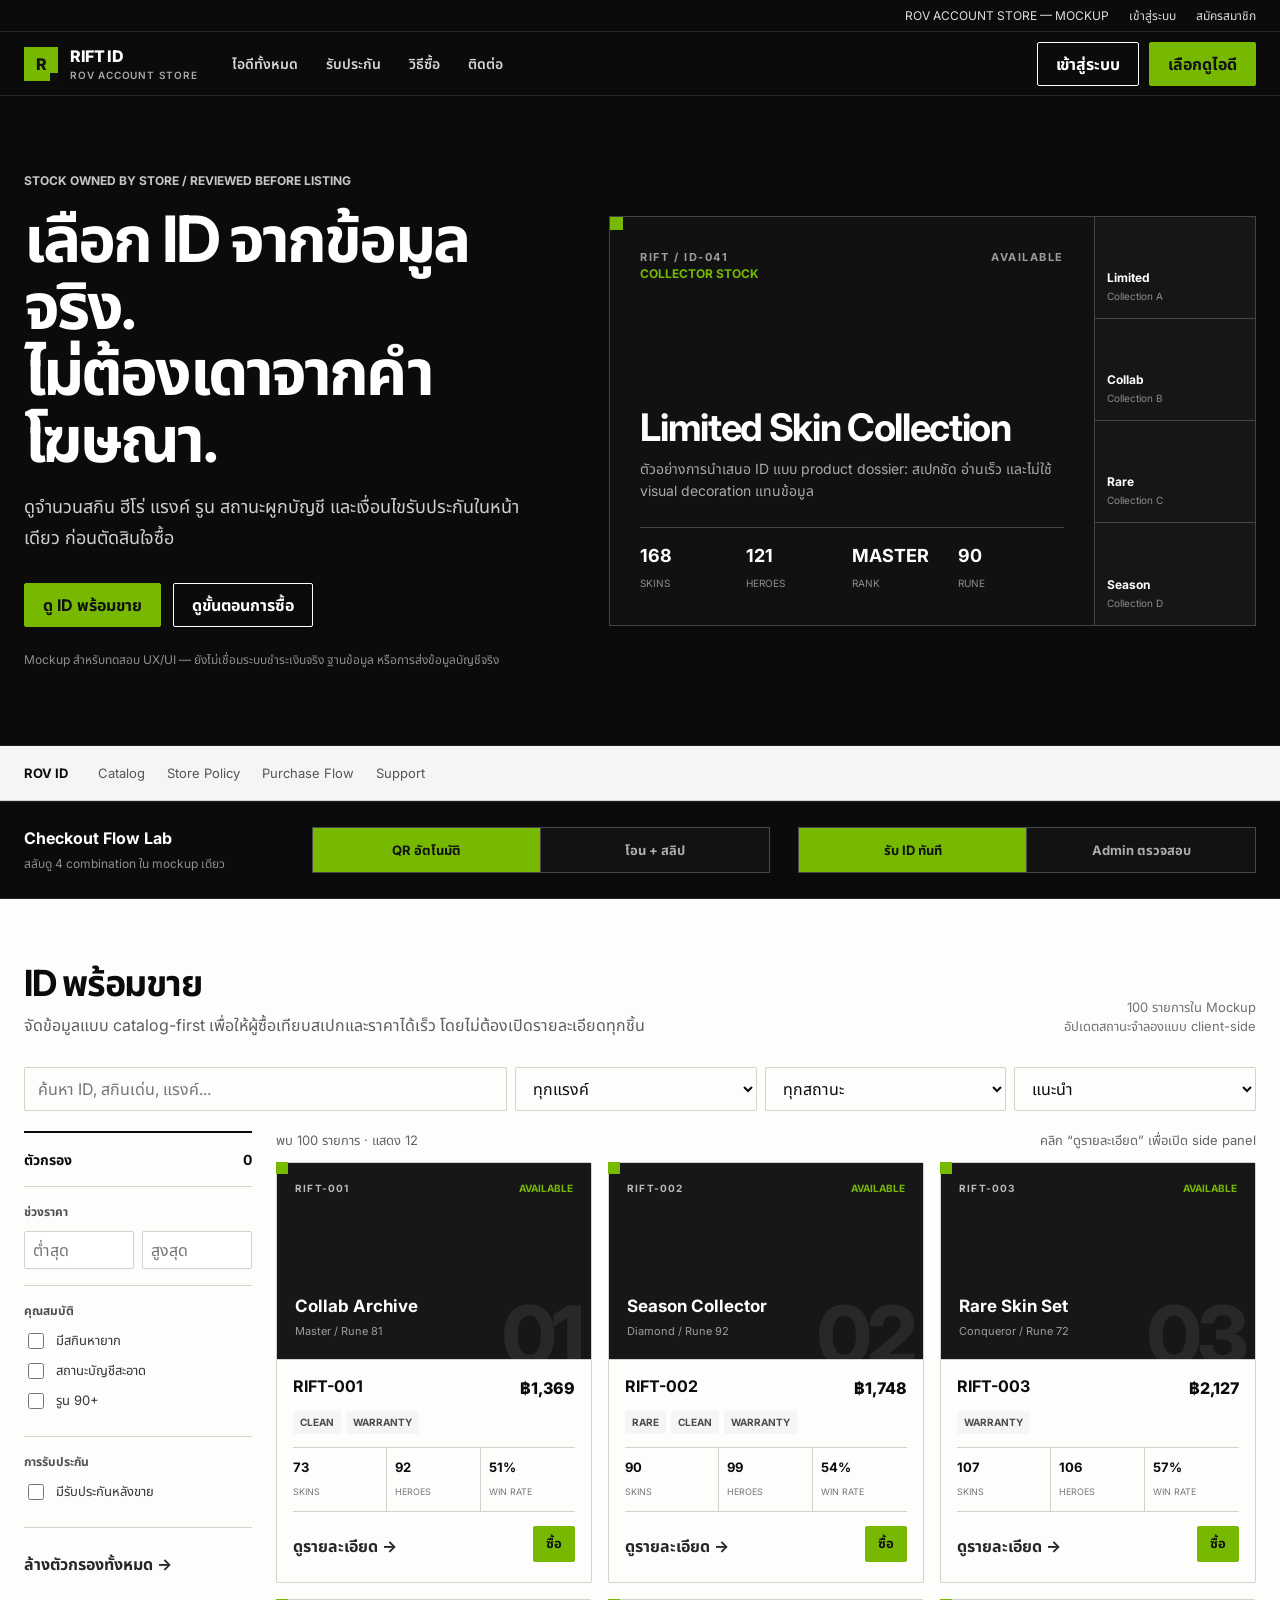
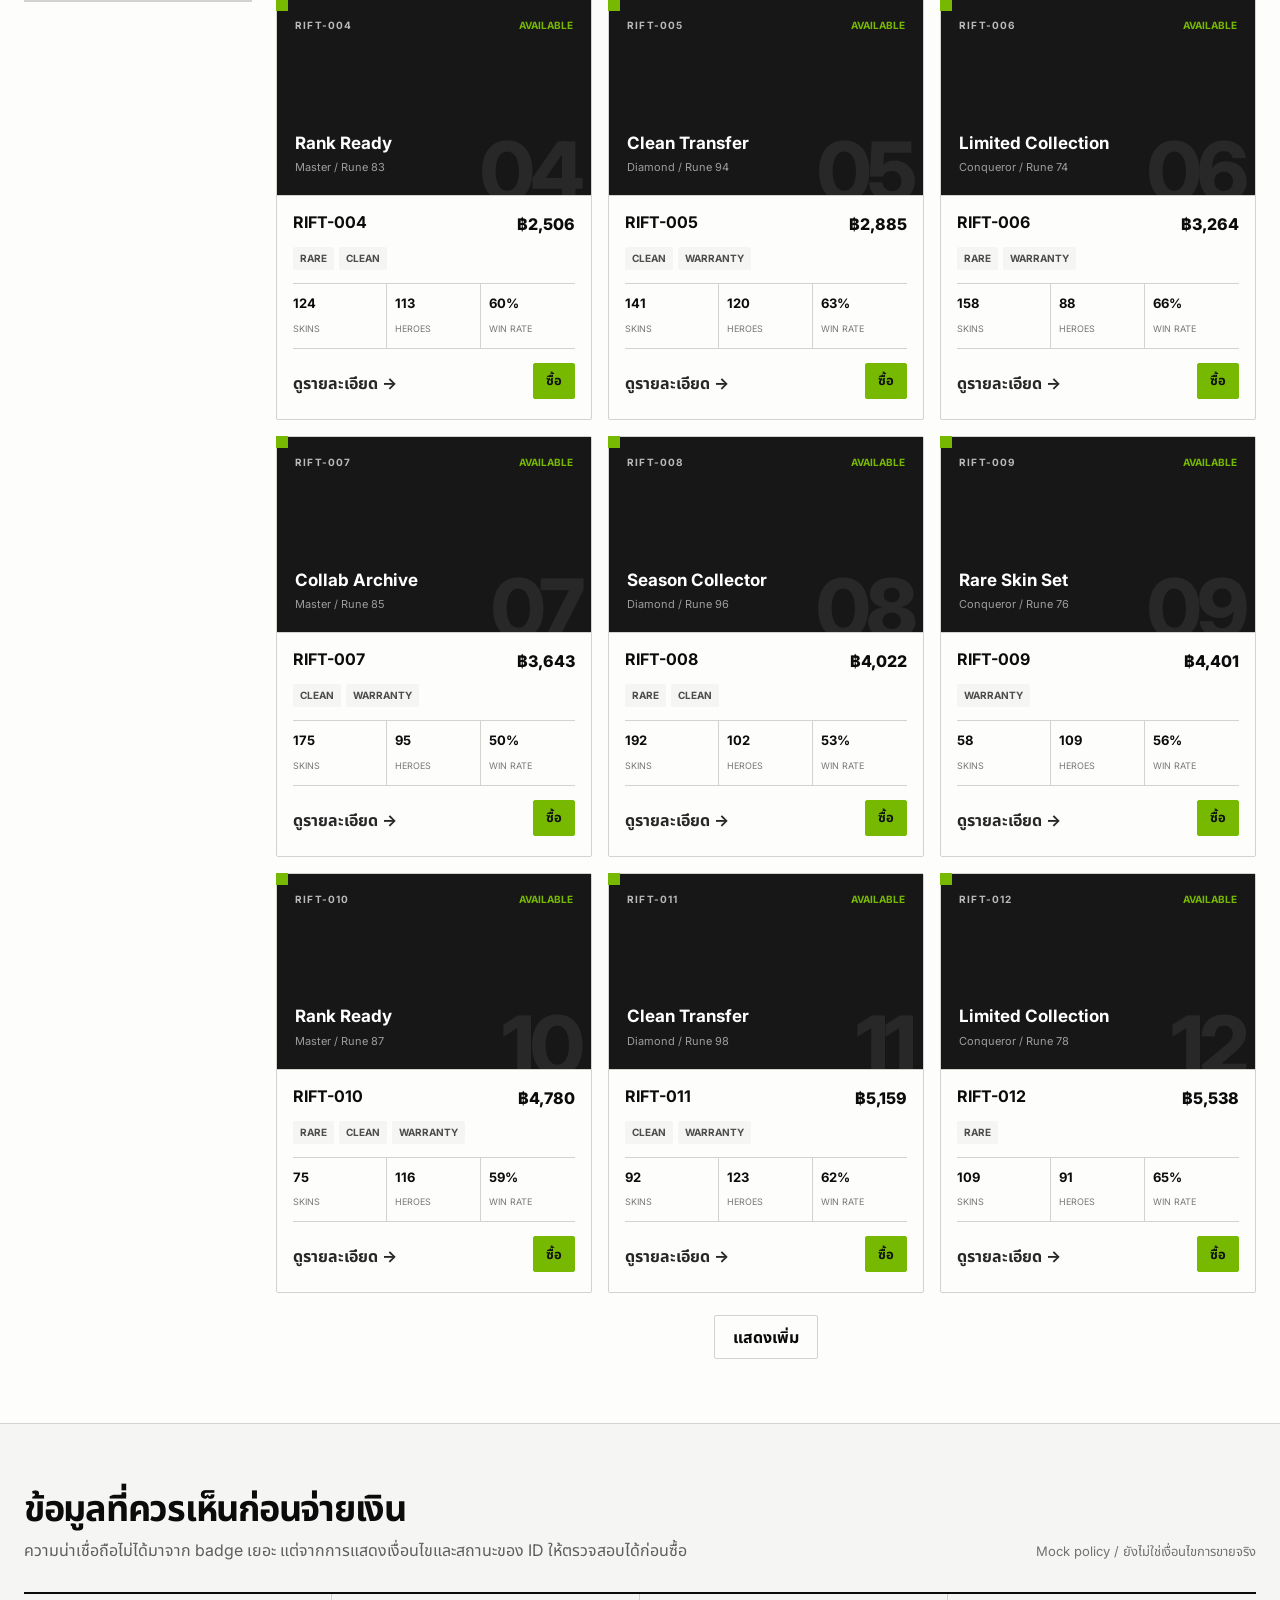
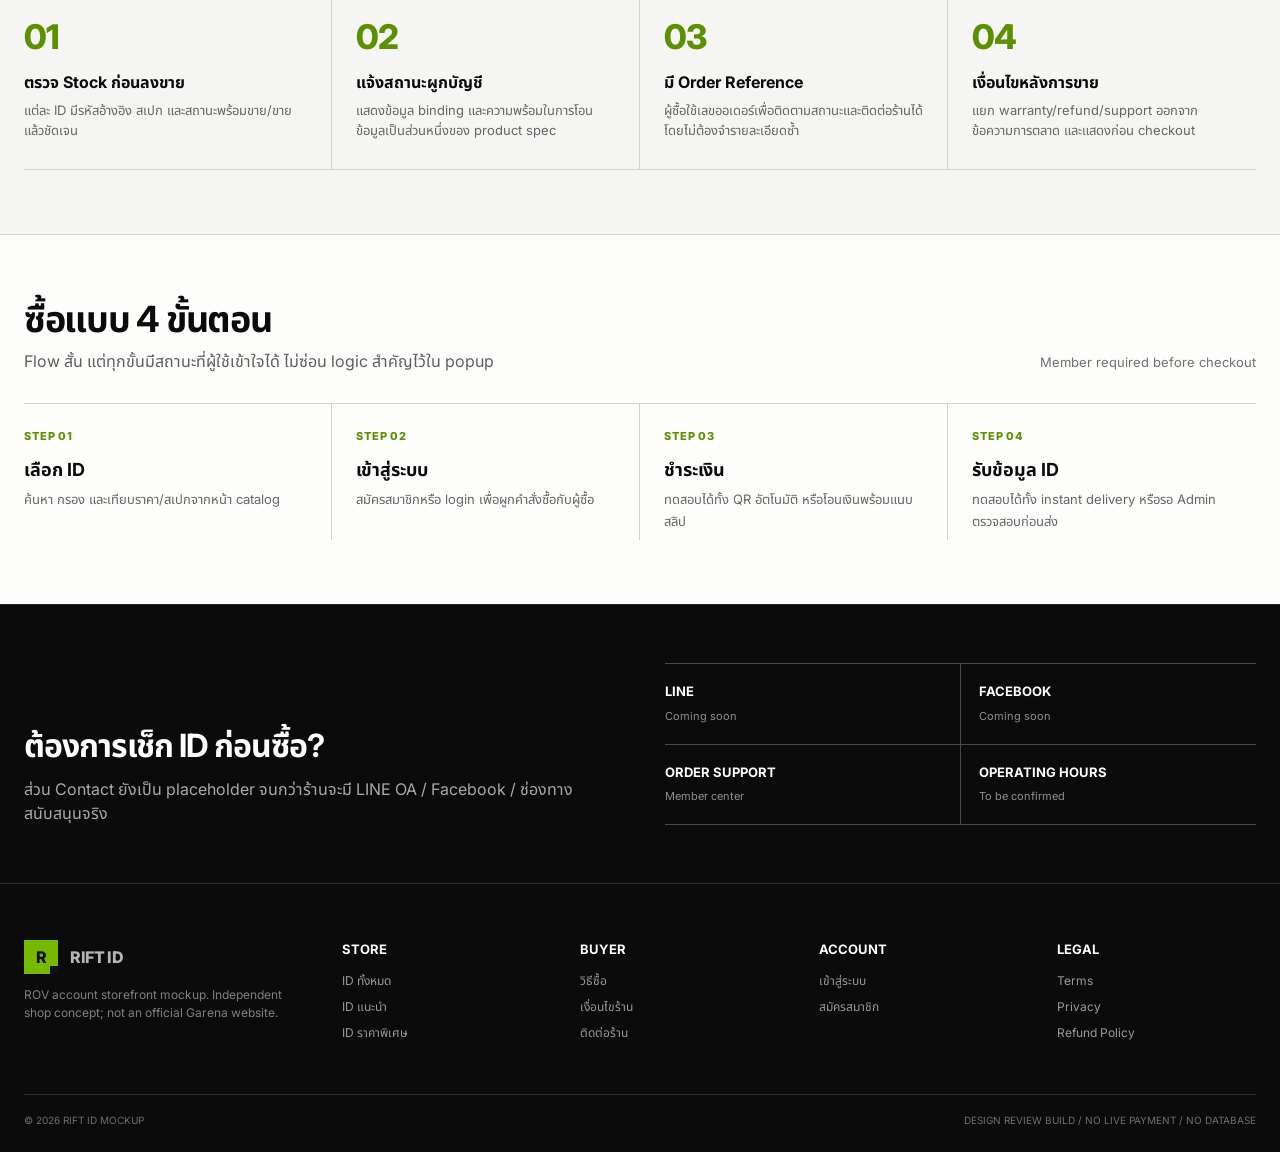
<file: bundle.html>
<!doctype html>
<html lang="th">
<head>
  <meta charset="utf-8" />
  <meta name="viewport" content="width=device-width, initial-scale=1" />
  <meta name="theme-color" content="#0a0a0a" />
  <title>RIFT ID — ROV Account Store</title>
  <meta name="description" content="ROV account storefront mockup — engineered editorial direction." />
  <link rel="preconnect" href="https://fonts.googleapis.com">
  <link rel="preconnect" href="https://fonts.gstatic.com" crossorigin>
  <link href="https://fonts.googleapis.com/css2?family=Inter:wght@400;600;700;800&family=Noto+Sans+Thai:wght@400;600;700&display=swap" rel="stylesheet">
  <style>
:root{
      --ink:#0b0b0b; --body:#202020; --muted:#717171; --stone:#959595;
      --canvas:#fdfdfc; --soft:#f5f5f3; --dark:#0b0b0b; --dark-2:#191919;
      --line:#d2d2cf; --line-dark:#454545; --accent:#76b900; --accent-dark:#5b9000;
      --error:#d92727; --warning:#d86a00; --success:#3f8500;
      --max:1280px; --r:2px; --ease:cubic-bezier(.16,1,.3,1);
    }
    *{box-sizing:border-box}
    html{scroll-behavior:smooth}
    body{margin:0;background:var(--canvas);color:var(--ink);font-family:Inter,"Noto Sans Thai",Arial,sans-serif;font-size:16px;line-height:1.5}
    button,input,select{font:inherit}
    button{cursor:pointer}
    a{color:inherit;text-decoration:none}
    img{max-width:100%;display:block}
    :focus-visible{outline:2px solid var(--accent);outline-offset:2px}
    .wrap{width:min(var(--max),calc(100% - 48px));margin-inline:auto}
    .utility{height:32px;background:var(--dark);color:#ddd;border-bottom:1px solid #282828;font-size:12px}
    .utility .wrap{height:100%;display:flex;align-items:center;justify-content:flex-end;gap:20px}
    .utility button{border:0;background:none;color:#ddd;padding:0;min-height:32px}
    .nav{height:64px;background:var(--dark);color:#fff;border-bottom:1px solid #282828;position:sticky;top:0;z-index:50}
    .nav .wrap{height:100%;display:flex;align-items:center;gap:34px}
    .brand{display:flex;align-items:center;gap:12px;font-weight:800;letter-spacing:-.02em;white-space:nowrap}
    .brand-mark{width:34px;height:34px;background:var(--accent);display:grid;place-items:center;color:#111;font-weight:800;position:relative}
    .brand-mark:after{content:"";width:8px;height:8px;background:#111;position:absolute;right:0;bottom:0}
    .brand small{display:block;font-size:10px;color:#a8a8a8;font-weight:600;letter-spacing:.08em}
    .navlinks{display:flex;align-items:center;gap:28px;font-size:14px;font-weight:600}
    .navlinks a{color:#d6d6d6}
    .navlinks a:hover{color:#fff}
    .spacer{flex:1}
    .nav-actions{display:flex;align-items:center;gap:10px}
    .btn{height:44px;border:1px solid var(--line);background:transparent;color:var(--ink);border-radius:var(--r);padding:0 18px;font-weight:700;display:inline-flex;align-items:center;justify-content:center;gap:8px;transition:transform .18s var(--ease),opacity .18s var(--ease),background .18s var(--ease),border-color .18s var(--ease)}
    .btn:hover{border-color:#8d8d89}
    .btn:active{transform:translateY(1px)}
    .btn.primary{background:var(--accent);border-color:var(--accent);color:#111}
    .btn.primary:hover{background:var(--accent-dark);border-color:var(--accent-dark);color:#fff}
    .btn.on-dark{color:#fff;border-color:#fff}
    .btn.sm{height:36px;padding:0 12px;font-size:13px}
    .hamb{display:none;width:44px;height:44px;border:1px solid #3a3a3a;background:transparent;color:#fff;border-radius:var(--r)}

    .hero{background:var(--dark);color:#fff;border-bottom:1px solid #222;min-height:570px;display:flex;align-items:center;overflow:hidden}
    .hero-grid{display:grid;grid-template-columns:minmax(0,.9fr) minmax(520px,1.1fr);gap:56px;align-items:center;padding:76px 0}
    .hero-kicker{font-size:12px;color:#c7c7c7;font-weight:700;margin-bottom:16px}
    .hero h1{font-size:clamp(40px,5vw,66px);line-height:1.04;letter-spacing:-.045em;margin:0 0 20px;max-width:760px}
    .hero p{font-size:18px;line-height:1.7;color:#cfcfcf;max-width:650px;margin:0}
    .hero-actions{display:flex;gap:12px;margin-top:30px;flex-wrap:wrap}
    .hero-note{margin-top:24px;font-size:12px;color:#8f8f8f;max-width:620px}
    .hero-stage{height:410px;border:1px solid var(--line-dark);position:relative;display:grid;grid-template-columns:1fr 160px;background:#111;overflow:hidden}
    .hero-stage:before{content:"";position:absolute;left:0;top:0;width:13px;height:13px;background:var(--accent);z-index:3}
    .dossier{padding:32px 30px;display:flex;flex-direction:column;justify-content:space-between;border-right:1px solid var(--line-dark)}
    .dossier-top{display:flex;justify-content:space-between;gap:24px;align-items:start}
    .idcode{font-size:11px;letter-spacing:.14em;color:#9c9c9c;font-weight:700}
    .edition{font-size:12px;color:var(--accent);font-weight:700}
    .account-title{margin-top:auto}
    .account-title h2{font-size:38px;line-height:1.05;letter-spacing:-.035em;margin:0 0 10px}
    .account-title p{font-size:14px;line-height:1.6;color:#aaa;margin:0;max-width:430px}
    .spec-line{display:grid;grid-template-columns:repeat(4,1fr);border-top:1px solid var(--line-dark);margin-top:24px}
    .spec-line div{padding:14px 12px 0 0}
    .spec-line b{display:block;font-size:18px}
    .spec-line span{font-size:10px;color:#8e8e8e}
    .skin-rail{display:grid;grid-template-rows:repeat(4,1fr)}
    .skin-cell{border-bottom:1px solid var(--line-dark);padding:14px 12px;display:flex;flex-direction:column;justify-content:flex-end;background:#161616}
    .skin-cell:last-child{border-bottom:0}
    .skin-cell b{font-size:12px}
    .skin-cell span{font-size:10px;color:#8d8d8d;margin-top:2px}

    .subbar{background:var(--soft);border-bottom:1px solid var(--line)}
    .subbar .wrap{min-height:54px;display:flex;align-items:center;gap:22px;font-size:13px}
    .subbar strong{margin-right:8px}
    .subbar a{color:#555}
    .subbar a:hover{color:#000}

    .section{padding:64px 0}
    .section-head{display:grid;grid-template-columns:minmax(0,1fr) minmax(280px,.45fr);gap:40px;align-items:end;margin-bottom:30px}
    .section-head h2{font-size:36px;line-height:1.15;letter-spacing:-.035em;margin:0 0 8px}
    .section-head p{margin:0;color:#5e5e5e;max-width:720px}
    .section-head .meta{text-align:right;font-size:13px;color:#727272}

    .flowlab{background:var(--dark);color:#fff;border-top:1px solid #222;border-bottom:1px solid #222;padding:24px 0}
    .flow-grid{display:grid;grid-template-columns:260px 1fr 1fr;gap:28px;align-items:center}
    .flow-title b{font-size:16px;display:block}
    .flow-title span{font-size:12px;color:#8f8f8f}
    .seg{display:grid;grid-template-columns:1fr 1fr;border:1px solid #494949;background:#121212}
    .seg button{min-height:44px;border:0;border-right:1px solid #494949;background:transparent;color:#adadad;font-weight:700;font-size:13px;border-radius:0}
    .seg button:last-child{border-right:0}
    .seg button.active{background:var(--accent);color:#111}

    .toolbar{display:grid;grid-template-columns:minmax(260px,1.4fr) repeat(3,minmax(140px,.7fr));gap:8px;margin-bottom:20px}
    .field{height:44px;border:1px solid var(--line);background:var(--canvas);color:var(--ink);border-radius:var(--r);padding:0 13px;min-width:0}
    .field:focus{border-color:var(--accent);outline:1px solid var(--accent)}
    .catalog-layout{display:grid;grid-template-columns:228px 1fr;gap:24px;align-items:start}
    .filters{border-top:2px solid var(--ink);border-bottom:1px solid var(--line);position:sticky;top:86px;background:var(--canvas)}
    .filter-title{padding:16px 0;font-weight:700;border-bottom:1px solid var(--line);display:flex;justify-content:space-between;font-size:14px}
    .filter-group{padding:16px 0;border-bottom:1px solid var(--line)}
    .filter-group h3{font-size:12px;margin:0 0 10px;color:#505050}
    .filter-group label{display:flex;align-items:center;gap:9px;margin:8px 0;font-size:13px;color:#343434}
    .filter-group input[type=checkbox]{width:16px;height:16px;accent-color:var(--accent)}
    .range-row{display:grid;grid-template-columns:1fr 1fr;gap:8px}
    .range-row input{width:100%;height:38px;border:1px solid var(--line);border-radius:var(--r);padding:0 8px}
    .result-row{display:flex;align-items:center;justify-content:space-between;gap:18px;margin-bottom:12px;font-size:13px;color:#646464}
    .products{display:grid;grid-template-columns:repeat(3,minmax(0,1fr));gap:16px}
    .product{border:1px solid var(--line);background:var(--canvas);border-radius:var(--r);position:relative;min-width:0;transition:transform .18s var(--ease),border-color .18s var(--ease)}
    .product:hover{transform:translateY(-2px);border-color:#8b8b87}
    .product:before{content:"";position:absolute;left:-1px;top:-1px;width:12px;height:12px;background:var(--accent);z-index:2}
    .cover{aspect-ratio:16/10;background:#171717;color:#fff;border-bottom:1px solid var(--line);padding:18px;display:flex;flex-direction:column;justify-content:space-between;position:relative;overflow:hidden}
    .cover:after{content:attr(data-index);position:absolute;right:12px;bottom:-18px;font-size:82px;line-height:1;font-weight:800;letter-spacing:-.07em;color:#282828}
    .cover-top{display:flex;justify-content:space-between;align-items:start;position:relative;z-index:1}
    .cover-code{font-size:10px;letter-spacing:.12em;color:#b9b9b9;font-weight:700}
    .cover-state{font-size:10px;font-weight:700;color:var(--accent)}
    .cover-state.sold{color:#ff8686}
    .cover-bottom{position:relative;z-index:1}
    .cover-bottom b{display:block;font-size:17px;line-height:1.2;max-width:85%}
    .cover-bottom span{font-size:11px;color:#9d9d9d}
    .product-body{padding:16px}
    .product-title-row{display:flex;align-items:start;justify-content:space-between;gap:12px}
    .product h3{font-size:16px;line-height:1.35;margin:0}
    .price{font-size:16px;font-weight:800;white-space:nowrap}
    .chips{display:flex;gap:5px;flex-wrap:wrap;margin:11px 0 13px}
    .chip{font-size:10px;font-weight:700;background:var(--soft);padding:4px 7px;border-radius:var(--r);color:#4d4d4d}
    .card-spec{display:grid;grid-template-columns:repeat(3,1fr);border-top:1px solid var(--line);border-bottom:1px solid var(--line)}
    .card-spec div{padding:10px 8px 10px 0;border-right:1px solid var(--line)}
    .card-spec div:last-child{border-right:0;padding-left:8px}
    .card-spec div:nth-child(2){padding-left:8px}
    .card-spec b{display:block;font-size:13px}
    .card-spec span{font-size:9px;color:#777}
    .product-actions{display:grid;grid-template-columns:1fr auto;gap:8px;margin-top:14px}
    .linkbtn{height:40px;border:0;background:transparent;text-align:left;padding:0;font-weight:700;color:#272727}
    .linkbtn:hover{color:var(--accent-dark)}
    .loadmore{margin-top:22px;display:flex;justify-content:center}

    .trust-table{border-top:2px solid var(--ink);border-bottom:1px solid var(--line);display:grid;grid-template-columns:repeat(4,1fr)}
    .trust-item{padding:26px 24px 28px 0;border-right:1px solid var(--line);min-height:160px}
    .trust-item:not(:first-child){padding-left:24px}
    .trust-item:last-child{border-right:0}
    .trust-item .num{font-size:34px;line-height:1;font-weight:800;letter-spacing:-.04em;color:var(--accent-dark)}
    .trust-item h3{font-size:16px;margin:16px 0 6px}
    .trust-item p{font-size:13px;color:#666;margin:0;line-height:1.6}

    .steps{display:grid;grid-template-columns:repeat(4,1fr);border-top:1px solid var(--line)}
    .step{padding:24px 24px 8px 0;border-right:1px solid var(--line)}
    .step:not(:first-child){padding-left:24px}
    .step:last-child{border-right:0}
    .step-no{font-size:11px;color:var(--accent-dark);font-weight:800;letter-spacing:.08em}
    .step h3{font-size:18px;margin:12px 0 6px}
    .step p{font-size:13px;color:#666;line-height:1.65;margin:0}

    .contact-strip{background:var(--dark);color:#fff;padding:58px 0;border-top:1px solid #242424}
    .contact-grid{display:grid;grid-template-columns:1fr 1fr;gap:50px;align-items:end}
    .contact-strip h2{font-size:32px;line-height:1.15;letter-spacing:-.03em;margin:0 0 12px}
    .contact-strip p{color:#a9a9a9;margin:0;max-width:600px}
    .contact-list{display:grid;grid-template-columns:1fr 1fr;border-top:1px solid #494949}
    .contact-item{padding:18px 0;border-bottom:1px solid #494949}
    .contact-item:nth-child(odd){border-right:1px solid #494949;padding-right:18px}
    .contact-item:nth-child(even){padding-left:18px}
    .contact-item b{display:block;font-size:13px}
    .contact-item span{font-size:11px;color:#8f8f8f}

    footer{background:var(--dark);color:#b4b4b4;border-top:1px solid #303030;padding:56px 0 24px}
    .footer-grid{display:grid;grid-template-columns:1.4fr repeat(4,1fr);gap:40px}
    .footer-brand p{font-size:12px;color:#7f7f7f;max-width:260px}
    footer h4{font-size:13px;color:#fff;margin:0 0 12px}
    footer a{display:block;font-size:12px;color:#999;margin:8px 0}
    footer a:hover{color:#fff}
    .fine{margin-top:44px;padding-top:18px;border-top:1px solid #303030;display:flex;justify-content:space-between;gap:20px;font-size:10px;color:#6f6f6f}

    .drawer-backdrop{position:fixed;inset:0;background:rgba(0,0,0,.54);z-index:80;opacity:0;pointer-events:none;transition:opacity .22s var(--ease)}
    .drawer-backdrop.open{opacity:1;pointer-events:auto}
    .drawer{position:fixed;top:0;right:0;bottom:0;width:min(520px,100%);background:var(--canvas);z-index:90;transform:translateX(100%);transition:transform .28s var(--ease);display:flex;flex-direction:column;border-left:1px solid var(--line)}
    .drawer.open{transform:translateX(0)}
    .drawer-head{height:64px;padding:0 22px;display:flex;align-items:center;justify-content:space-between;border-bottom:1px solid var(--line);flex:0 0 auto}
    .drawer-head b{font-size:15px}
    .close{width:44px;height:44px;border:1px solid var(--line);background:transparent;border-radius:var(--r);font-size:20px}
    .drawer-body{padding:24px;overflow:auto;flex:1}
    .drawer-foot{padding:16px 24px;border-top:1px solid var(--line);background:var(--soft);flex:0 0 auto}
    .detail-cover{height:250px;background:#171717;color:#fff;padding:22px;display:flex;flex-direction:column;justify-content:space-between;position:relative}
    .detail-cover:before{content:"";width:14px;height:14px;background:var(--accent);position:absolute;left:0;top:0}
    .detail-cover strong{font-size:30px;line-height:1.1;max-width:80%;letter-spacing:-.03em}
    .detail-cover span{font-size:11px;color:#aaa}
    .detail-price{font-size:30px;font-weight:800;margin:22px 0}
    .detail-grid{display:grid;grid-template-columns:1fr 1fr;border-top:1px solid var(--line);border-left:1px solid var(--line);margin:18px 0}
    .detail-grid div{padding:12px;border-right:1px solid var(--line);border-bottom:1px solid var(--line)}
    .detail-grid b{display:block;font-size:13px}.detail-grid span{font-size:10px;color:#777}
    .notice{background:var(--soft);border:1px solid var(--line);padding:14px;font-size:12px;color:#555;line-height:1.6}
    .form-row{margin-bottom:12px}
    .form-row label{display:block;font-size:12px;font-weight:700;margin-bottom:6px}
    .form-row input{width:100%;height:44px;border:1px solid var(--line);border-radius:var(--r);padding:0 12px;background:var(--canvas)}
    .auth-tabs{display:grid;grid-template-columns:1fr 1fr;border:1px solid var(--line);margin-bottom:20px}
    .auth-tabs button{height:44px;border:0;border-right:1px solid var(--line);background:var(--canvas);font-weight:700;color:#666}
    .auth-tabs button:last-child{border-right:0}.auth-tabs button.active{background:var(--ink);color:#fff}
    .checkout-line{display:flex;justify-content:space-between;gap:20px;padding:12px 0;border-bottom:1px solid var(--line);font-size:13px}
    .checkout-total{font-size:18px;font-weight:800}
    .flow-note{font-size:12px;background:#eef6e6;border:1px solid #cbd9bf;padding:12px;margin:14px 0;color:#355018}
    .mobile-filter-toggle{display:none}

    @media(max-width:1080px){
      .hero-grid{grid-template-columns:1fr;gap:40px}.hero-stage{max-width:760px}
      .products{grid-template-columns:repeat(2,minmax(0,1fr))}
      .navlinks{display:none}.hamb{display:block}
      .footer-grid{grid-template-columns:1.4fr repeat(2,1fr)}
    }
    @media(max-width:820px){
      .wrap{width:min(var(--max),calc(100% - 32px))}
      .section{padding:48px 0}.section-head{grid-template-columns:1fr}.section-head .meta{text-align:left}
      .flow-grid{grid-template-columns:1fr}.toolbar{grid-template-columns:1fr 1fr}.toolbar .search{grid-column:1/-1}
      .catalog-layout{grid-template-columns:1fr}.filters{position:static;display:none}.filters.open{display:block}.mobile-filter-toggle{display:inline-flex;margin-bottom:14px}
      .trust-table{grid-template-columns:repeat(2,1fr)}.trust-item:nth-child(2){border-right:0}.trust-item:nth-child(-n+2){border-bottom:1px solid var(--line)}
      .steps{grid-template-columns:repeat(2,1fr)}.step:nth-child(2){border-right:0}.step:nth-child(-n+2){border-bottom:1px solid var(--line)}
      .contact-grid{grid-template-columns:1fr}.footer-grid{grid-template-columns:1fr 1fr}.footer-brand{grid-column:1/-1}
    }
    @media(max-width:560px){
      .utility{display:none}.nav{height:58px}.nav .wrap{gap:12px}.nav-actions .btn.on-dark{display:none}
      .brand small{display:none}.hero{min-height:auto}.hero-grid{padding:52px 0 36px}.hero h1{font-size:38px}.hero p{font-size:16px}
      .hero-stage{height:360px;grid-template-columns:1fr 118px}.dossier{padding:24px 18px}.account-title h2{font-size:28px}.spec-line{grid-template-columns:repeat(2,1fr)}.spec-line div:nth-child(n+3){display:none}
      .subbar{display:none}.toolbar{grid-template-columns:1fr}.toolbar .search{grid-column:auto}.products{grid-template-columns:1fr}
      .section-head h2{font-size:30px}.trust-table,.steps{grid-template-columns:1fr}.trust-item,.trust-item:nth-child(2),.step,.step:nth-child(2){border-right:0;border-bottom:1px solid var(--line);padding-left:0}.trust-item:last-child,.step:last-child{border-bottom:0}
      .contact-list{grid-template-columns:1fr}.contact-item:nth-child(odd){border-right:0;padding-right:0}.contact-item:nth-child(even){padding-left:0}
      .footer-grid{grid-template-columns:1fr 1fr;gap:28px}.fine{display:block}.fine span{display:block;margin-top:8px}
      .drawer{width:100%}
    }
    @media(prefers-reduced-motion:reduce){*{scroll-behavior:auto!important;transition:none!important}}

</style>

</head>
<body>
  <div class="utility">
    <div class="wrap"><span>ROV ACCOUNT STORE — MOCKUP</span><button onclick="openAuth('login')">เข้าสู่ระบบ</button><button onclick="openAuth('register')">สมัครสมาชิก</button></div>
  </div>

  <header class="nav">
    <div class="wrap">
      <button class="hamb" aria-label="เมนู">☰</button>
      <a class="brand" href="#top"><span class="brand-mark">R</span><span>RIFT ID<small>ROV ACCOUNT STORE</small></span></a>
      <nav class="navlinks" aria-label="เมนูหลัก"><a href="#catalog">ไอดีทั้งหมด</a><a href="#trust">รับประกัน</a><a href="#how">วิธีซื้อ</a><a href="#contact">ติดต่อ</a></nav>
      <div class="spacer"></div>
      <div class="nav-actions"><button class="btn on-dark" onclick="openAuth('login')">เข้าสู่ระบบ</button><a class="btn primary" href="#catalog">เลือกดูไอดี</a></div>
    </div>
  </header>

  <main id="top">
    <section class="hero">
      <div class="wrap hero-grid">
        <div>
          <div class="hero-kicker">STOCK OWNED BY STORE / REVIEWED BEFORE LISTING</div>
          <h1>เลือก ID จากข้อมูลจริง.<br>ไม่ต้องเดาจากคำโฆษณา.</h1>
          <p>ดูจำนวนสกิน ฮีโร่ แรงค์ รูน สถานะผูกบัญชี และเงื่อนไขรับประกันในหน้าเดียว ก่อนตัดสินใจซื้อ</p>
          <div class="hero-actions"><a href="#catalog" class="btn primary">ดู ID พร้อมขาย</a><a href="#how" class="btn on-dark">ดูขั้นตอนการซื้อ</a></div>
          <div class="hero-note">Mockup สำหรับทดสอบ UX/UI — ยังไม่เชื่อมระบบชำระเงินจริง ฐานข้อมูล หรือการส่งข้อมูลบัญชีจริง</div>
        </div>
        <div class="hero-stage" aria-label="ตัวอย่างข้อมูลบัญชี">
          <div class="dossier">
            <div class="dossier-top"><div><div class="idcode">RIFT / ID-041</div><div class="edition">COLLECTOR STOCK</div></div><span class="idcode">AVAILABLE</span></div>
            <div class="account-title"><h2>Limited Skin Collection</h2><p>ตัวอย่างการนำเสนอ ID แบบ product dossier: สเปกชัด อ่านเร็ว และไม่ใช้ visual decoration แทนข้อมูล</p></div>
            <div class="spec-line"><div><b>168</b><span>SKINS</span></div><div><b>121</b><span>HEROES</span></div><div><b>MASTER</b><span>RANK</span></div><div><b>90</b><span>RUNE</span></div></div>
          </div>
          <div class="skin-rail"><div class="skin-cell"><b>Limited</b><span>Collection A</span></div><div class="skin-cell"><b>Collab</b><span>Collection B</span></div><div class="skin-cell"><b>Rare</b><span>Collection C</span></div><div class="skin-cell"><b>Season</b><span>Collection D</span></div></div>
        </div>
      </div>
    </section>

    <div class="subbar"><div class="wrap"><strong>ROV ID</strong><a href="#catalog">Catalog</a><a href="#trust">Store Policy</a><a href="#how">Purchase Flow</a><a href="#contact">Support</a></div></div>

    <section class="flowlab" aria-label="ตัวเลือก flow สำหรับ mockup">
      <div class="wrap flow-grid">
        <div class="flow-title"><b>Checkout Flow Lab</b><span>สลับดู 4 combination ใน mockup เดียว</span></div>
        <div class="seg" id="paySeg"><button class="active" data-pay="qr">QR อัตโนมัติ</button><button data-pay="slip">โอน + สลิป</button></div>
        <div class="seg" id="deliverySeg"><button class="active" data-delivery="instant">รับ ID ทันที</button><button data-delivery="admin">Admin ตรวจสอบ</button></div>
      </div>
    </section>

    <section class="section" id="catalog">
      <div class="wrap">
        <div class="section-head"><div><h2>ID พร้อมขาย</h2><p>จัดข้อมูลแบบ catalog-first เพื่อให้ผู้ซื้อเทียบสเปกและราคาได้เร็ว โดยไม่ต้องเปิดรายละเอียดทุกชิ้น</p></div><div class="meta"><span id="inventoryMeta">100 รายการใน Mockup</span><br>อัปเดตสถานะจำลองแบบ client-side</div></div>

        <div class="toolbar">
          <input id="search" class="field search" placeholder="ค้นหา ID, สกินเด่น, แรงค์..." aria-label="ค้นหา">
          <select id="rankFilter" class="field" aria-label="แรงค์"><option value="all">ทุกแรงค์</option><option>Conqueror</option><option>Master</option><option>Diamond</option></select>
          <select id="statusFilter" class="field" aria-label="สถานะ"><option value="all">ทุกสถานะ</option><option value="available">พร้อมขาย</option><option value="sold">ขายแล้ว</option></select>
          <select id="sort" class="field" aria-label="เรียงลำดับ"><option value="featured">แนะนำ</option><option value="price-asc">ราคาต่ำ → สูง</option><option value="price-desc">ราคาสูง → ต่ำ</option><option value="skins-desc">สกินมากสุด</option></select>
        </div>

        <button class="btn sm mobile-filter-toggle" id="mobileFilterToggle">ตัวกรองละเอียด</button>
        <div class="catalog-layout">
          <aside class="filters" id="filters">
            <div class="filter-title"><span>ตัวกรอง</span><span id="filterCount">0</span></div>
            <div class="filter-group"><h3>ช่วงราคา</h3><div class="range-row"><input id="minPrice" type="number" placeholder="ต่ำสุด"><input id="maxPrice" type="number" placeholder="สูงสุด"></div></div>
            <div class="filter-group"><h3>คุณสมบัติ</h3><label><input type="checkbox" data-filter="rare"> มีสกินหายาก</label><label><input type="checkbox" data-filter="clean"> สถานะบัญชีสะอาด</label><label><input type="checkbox" data-filter="rune"> รูน 90+</label></div>
            <div class="filter-group"><h3>การรับประกัน</h3><label><input type="checkbox" data-filter="warranty"> มีรับประกันหลังขาย</label></div>
            <div class="filter-group"><button class="linkbtn" id="resetFilters">ล้างตัวกรองทั้งหมด →</button></div>
          </aside>

          <div>
            <div class="result-row"><span id="resultText">กำลังแสดงรายการ</span><span>คลิก “ดูรายละเอียด” เพื่อเปิด side panel</span></div>
            <div class="products" id="products"></div>
            <div class="loadmore"><button class="btn" id="loadMore">แสดงเพิ่ม</button></div>
          </div>
        </div>
      </div>
    </section>

    <section class="section" id="trust" style="background:var(--soft);border-top:1px solid var(--line);border-bottom:1px solid var(--line)">
      <div class="wrap">
        <div class="section-head"><div><h2>ข้อมูลที่ควรเห็นก่อนจ่ายเงิน</h2><p>ความน่าเชื่อถือไม่ได้มาจาก badge เยอะ แต่จากการแสดงเงื่อนไขและสถานะของ ID ให้ตรวจสอบได้ก่อนซื้อ</p></div><div class="meta">Mock policy / ยังไม่ใช่เงื่อนไขการขายจริง</div></div>
        <div class="trust-table">
          <div class="trust-item"><div class="num">01</div><h3>ตรวจ Stock ก่อนลงขาย</h3><p>แต่ละ ID มีรหัสอ้างอิง สเปก และสถานะพร้อมขาย/ขายแล้วชัดเจน</p></div>
          <div class="trust-item"><div class="num">02</div><h3>แจ้งสถานะผูกบัญชี</h3><p>แสดงข้อมูล binding และความพร้อมในการโอนข้อมูลเป็นส่วนหนึ่งของ product spec</p></div>
          <div class="trust-item"><div class="num">03</div><h3>มี Order Reference</h3><p>ผู้ซื้อใช้เลขออเดอร์เพื่อติดตามสถานะและติดต่อร้านได้โดยไม่ต้องจำรายละเอียดซ้ำ</p></div>
          <div class="trust-item"><div class="num">04</div><h3>เงื่อนไขหลังการขาย</h3><p>แยก warranty/refund/support ออกจากข้อความการตลาด และแสดงก่อน checkout</p></div>
        </div>
      </div>
    </section>

    <section class="section" id="how">
      <div class="wrap">
        <div class="section-head"><div><h2>ซื้อแบบ 4 ขั้นตอน</h2><p>Flow สั้น แต่ทุกขั้นมีสถานะที่ผู้ใช้เข้าใจได้ ไม่ซ่อน logic สำคัญไว้ใน popup</p></div><div class="meta">Member required before checkout</div></div>
        <div class="steps">
          <div class="step"><div class="step-no">STEP 01</div><h3>เลือก ID</h3><p>ค้นหา กรอง และเทียบราคา/สเปกจากหน้า catalog</p></div>
          <div class="step"><div class="step-no">STEP 02</div><h3>เข้าสู่ระบบ</h3><p>สมัครสมาชิกหรือ login เพื่อผูกคำสั่งซื้อกับผู้ซื้อ</p></div>
          <div class="step"><div class="step-no">STEP 03</div><h3>ชำระเงิน</h3><p>ทดสอบได้ทั้ง QR อัตโนมัติ หรือโอนเงินพร้อมแนบสลิป</p></div>
          <div class="step"><div class="step-no">STEP 04</div><h3>รับข้อมูล ID</h3><p>ทดสอบได้ทั้ง instant delivery หรือรอ Admin ตรวจสอบก่อนส่ง</p></div>
        </div>
      </div>
    </section>

    <section class="contact-strip" id="contact">
      <div class="wrap contact-grid">
        <div><h2>ต้องการเช็ก ID ก่อนซื้อ?</h2><p>ส่วน Contact ยังเป็น placeholder จนกว่าร้านจะมี LINE OA / Facebook / ช่องทางสนับสนุนจริง</p></div>
        <div class="contact-list"><div class="contact-item"><b>LINE</b><span>Coming soon</span></div><div class="contact-item"><b>FACEBOOK</b><span>Coming soon</span></div><div class="contact-item"><b>ORDER SUPPORT</b><span>Member center</span></div><div class="contact-item"><b>OPERATING HOURS</b><span>To be confirmed</span></div></div>
      </div>
    </section>
  </main>

  <footer>
    <div class="wrap">
      <div class="footer-grid">
        <div class="footer-brand"><div class="brand"><span class="brand-mark">R</span><span>RIFT ID</span></div><p>ROV account storefront mockup. Independent shop concept; not an official Garena website.</p></div>
        <div><h4>STORE</h4><a href="#catalog">ID ทั้งหมด</a><a href="#catalog">ID แนะนำ</a><a href="#catalog">ID ราคาพิเศษ</a></div>
        <div><h4>BUYER</h4><a href="#how">วิธีซื้อ</a><a href="#trust">เงื่อนไขร้าน</a><a href="#contact">ติดต่อร้าน</a></div>
        <div><h4>ACCOUNT</h4><a href="javascript:void(0)" onclick="openAuth('login')">เข้าสู่ระบบ</a><a href="javascript:void(0)" onclick="openAuth('register')">สมัครสมาชิก</a></div>
        <div><h4>LEGAL</h4><a href="#">Terms</a><a href="#">Privacy</a><a href="#">Refund Policy</a></div>
      </div>
      <div class="fine"><span>© 2026 RIFT ID MOCKUP</span><span>DESIGN REVIEW BUILD / NO LIVE PAYMENT / NO DATABASE</span></div>
    </div>
  </footer>

  <div class="drawer-backdrop" id="backdrop" onclick="closeDrawer()"></div>
  <aside class="drawer" id="drawer" aria-live="polite">
    <div class="drawer-head"><b id="drawerTitle">รายละเอียด ID</b><button class="close" onclick="closeDrawer()" aria-label="ปิด">×</button></div>
    <div class="drawer-body" id="drawerBody"></div>
    <div class="drawer-foot" id="drawerFoot"></div>
  </aside>

  <script>
const $ = s => document.querySelector(s);
const $$ = s => [...document.querySelectorAll(s)];
const format = n => new Intl.NumberFormat('th-TH').format(n);
const ranks = ['Conqueror','Master','Diamond'];
const featured = ['Limited Collection','Collab Archive','Season Collector','Rare Skin Set','Rank Ready','Clean Transfer'];
const items = Array.from({length:100},(_,i)=>{
  const n=i+1, skins=56+((n*17)%151), heroes=85+((n*7)%39), rune=70+((n*11)%31), rank=ranks[n%3];
  const price=990+((n*379)%15000); const sold=n%13===0 || n%29===0;
  return {id:`RIFT-${String(n).padStart(3,'0')}`,index:String(n).padStart(2,'0'),title:featured[n%featured.length],skins,heroes,rune,rank,price,sold,rare:n%2===0,clean:n%3!==0,warranty:n%4!==0,win:48+((n*3)%19)};
});
let shown=12, payment='qr', delivery='instant', authed=false, authMode='login', activeItem=null;

function render(){
  const q=$('#search').value.trim().toLowerCase(); const rank=$('#rankFilter').value; const st=$('#statusFilter').value;
  const min=Number($('#minPrice').value||0), max=Number($('#maxPrice').value||999999);
  const checks=Object.fromEntries($$('#filters input[type=checkbox]').map(x=>[x.dataset.filter,x.checked]));
  let data=items.filter(x=>{
    const hay=`${x.id} ${x.title} ${x.rank}`.toLowerCase();
    return (!q||hay.includes(q))&&(rank==='all'||x.rank===rank)&&(st==='all'||(st==='sold')===x.sold)&&x.price>=min&&x.price<=max&&(!checks.rare||x.rare)&&(!checks.clean||x.clean)&&(!checks.rune||x.rune>=90)&&(!checks.warranty||x.warranty);
  });
  const sort=$('#sort').value; if(sort==='price-asc')data.sort((a,b)=>a.price-b.price); if(sort==='price-desc')data.sort((a,b)=>b.price-a.price); if(sort==='skins-desc')data.sort((a,b)=>b.skins-a.skins);
  $('#resultText').textContent=`พบ ${data.length} รายการ · แสดง ${Math.min(shown,data.length)}`;
  $('#filterCount').textContent=$$('#filters input[type=checkbox]:checked').length;
  $('#products').innerHTML=data.slice(0,shown).map(x=>`
    <article class="product">
      <div class="cover" data-index="${x.index}"><div class="cover-top"><span class="cover-code">${x.id}</span><span class="cover-state ${x.sold?'sold':''}">${x.sold?'SOLD':'AVAILABLE'}</span></div><div class="cover-bottom"><b>${x.title}</b><span>${x.rank} / Rune ${x.rune}</span></div></div>
      <div class="product-body">
        <div class="product-title-row"><h3>${x.id}</h3><span class="price">฿${format(x.price)}</span></div>
        <div class="chips">${x.rare?'<span class="chip">RARE</span>':''}${x.clean?'<span class="chip">CLEAN</span>':''}${x.warranty?'<span class="chip">WARRANTY</span>':''}</div>
        <div class="card-spec"><div><b>${x.skins}</b><span>SKINS</span></div><div><b>${x.heroes}</b><span>HEROES</span></div><div><b>${x.win}%</b><span>WIN RATE</span></div></div>
        <div class="product-actions"><button class="linkbtn" onclick="openDetail('${x.id}')">ดูรายละเอียด →</button><button class="btn sm ${x.sold?'':'primary'}" ${x.sold?'disabled':''} onclick="startBuy('${x.id}')">${x.sold?'ขายแล้ว':'ซื้อ'}</button></div>
      </div>
    </article>`).join('');
  $('#loadMore').style.display=shown<data.length?'inline-flex':'none';
}

function openDrawer(title,body,foot=''){ $('#drawerTitle').textContent=title; $('#drawerBody').innerHTML=body; $('#drawerFoot').innerHTML=foot; $('#backdrop').classList.add('open'); $('#drawer').classList.add('open'); document.body.style.overflow='hidden'; }
function closeDrawer(){ $('#backdrop').classList.remove('open'); $('#drawer').classList.remove('open'); document.body.style.overflow=''; }

function openDetail(id){
  const x=items.find(v=>v.id===id); activeItem=x;
  openDrawer(`รายละเอียด ${x.id}`,`
    <div class="detail-cover"><span>${x.id} / ${x.rank}</span><strong>${x.title}</strong><span>${x.sold?'SOLD':'AVAILABLE'} · Mock product dossier</span></div>
    <div class="detail-price">฿${format(x.price)}</div>
    <div class="detail-grid"><div><b>${x.skins}</b><span>SKINS</span></div><div><b>${x.heroes}</b><span>HEROES</span></div><div><b>${x.rank}</b><span>RANK</span></div><div><b>${x.rune}</b><span>RUNE</span></div><div><b>${x.win}%</b><span>WIN RATE</span></div><div><b>${x.clean?'CLEAN':'BOUND'}</b><span>ACCOUNT STATUS</span></div></div>
    <div class="notice">ข้อมูลทั้งหมดเป็นข้อมูลจำลองสำหรับ Review UX/UI เท่านั้น รุ่น Production ต้องเชื่อม inventory จริงและมีการตรวจสอบสถานะบัญชีก่อนแสดงผล</div>`,
    x.sold?'<button class="btn" style="width:100%" disabled>รายการนี้ขายแล้ว</button>':`<button class="btn primary" style="width:100%" onclick="startBuy('${x.id}')">ซื้อ ID นี้ · ฿${format(x.price)}</button>`);
}

function openAuth(mode='login'){
  authMode=mode;
  openDrawer(mode==='login'?'เข้าสู่ระบบ':'สมัครสมาชิก',`
    <div class="auth-tabs"><button class="${mode==='login'?'active':''}" onclick="openAuth('login')">เข้าสู่ระบบ</button><button class="${mode==='register'?'active':''}" onclick="openAuth('register')">สมัครสมาชิก</button></div>
    ${mode==='register'?'<div class="form-row"><label>ชื่อที่ใช้ติดต่อ</label><input placeholder="ชื่อ"></div>':''}
    <div class="form-row"><label>อีเมล</label><input type="email" placeholder="name@example.com"></div>
    <div class="form-row"><label>รหัสผ่าน</label><input type="password" placeholder="••••••••"></div>
    ${mode==='register'?'<div class="form-row"><label>ยืนยันรหัสผ่าน</label><input type="password" placeholder="••••••••"></div>':''}
    <div class="notice">Mock authentication — ปุ่มด้านล่างจะจำลองสถานะสมาชิกใน browser เท่านั้น</div>`,
    `<button class="btn primary" style="width:100%" onclick="finishAuth()">${mode==='login'?'เข้าสู่ระบบ':'สร้างบัญชี'}</button>`);
}
function finishAuth(){authed=true; closeDrawer(); if(activeItem&&!activeItem.sold)setTimeout(()=>openCheckout(activeItem),120)}
function startBuy(id){activeItem=items.find(v=>v.id===id); if(!authed){openAuth('login');return} openCheckout(activeItem)}
function openCheckout(x){
  const payText=payment==='qr'?'QR Payment (Mock)':'โอนเงิน + แนบสลิป (Mock)'; const delText=delivery==='instant'?'ส่งข้อมูล ID ทันทีหลังยืนยัน':'Admin ตรวจสอบก่อนส่งข้อมูล ID';
  openDrawer('ตรวจสอบคำสั่งซื้อ',`
    <div class="checkout-line"><span>สินค้า</span><strong>${x.id}</strong></div><div class="checkout-line"><span>ชุดสกิน</span><span>${x.title}</span></div><div class="checkout-line"><span>การชำระเงิน</span><span>${payText}</span></div><div class="checkout-line"><span>การส่งมอบ</span><span>${delText}</span></div><div class="checkout-line checkout-total"><span>ยอดรวม</span><span>฿${format(x.price)}</span></div>
    <div class="flow-note">FLOW LAB: ${payment.toUpperCase()} / ${delivery.toUpperCase()} — เปลี่ยนได้จากแถบดำด้านบนของหน้า</div>
    ${payment==='slip'?'<div class="form-row"><label>แนบสลิป (Mock)</label><input type="file"></div>':'<div class="notice">Production version: ตรงนี้จะแสดง QR พร้อม order reference และสถานะการชำระเงินแบบ real-time</div>'}`,
    '<button class="btn primary" style="width:100%" onclick="mockOrder()">ยืนยันคำสั่งซื้อ (Mock)</button>');
}
function mockOrder(){openDrawer('คำสั่งซื้อจำลอง',`<div class="detail-price">ORDER DEMO-2026-041</div><div class="notice">ระบบ Mockup รับคำสั่งซื้อแล้ว แต่ไม่มีการตัดเงินจริงหรือส่งข้อมูลบัญชีจริง</div><div style="margin-top:18px;font-size:13px;line-height:1.8">Payment: <b>${payment==='qr'?'QR อัตโนมัติ':'โอน + สลิป'}</b><br>Delivery: <b>${delivery==='instant'?'รับ ID ทันที':'Admin ตรวจสอบ'}</b></div>`,`<button class="btn" style="width:100%" onclick="closeDrawer()">กลับไปเลือก ID</button>`) }

$$('#paySeg button').forEach(b=>b.addEventListener('click',()=>{payment=b.dataset.pay; $$('#paySeg button').forEach(x=>x.classList.toggle('active',x===b))}));
$$('#deliverySeg button').forEach(b=>b.addEventListener('click',()=>{delivery=b.dataset.delivery; $$('#deliverySeg button').forEach(x=>x.classList.toggle('active',x===b))}));
['search','rankFilter','statusFilter','sort','minPrice','maxPrice'].forEach(id=>$('#'+id).addEventListener('input',()=>{shown=12;render()}));
$$('#filters input[type=checkbox]').forEach(x=>x.addEventListener('change',()=>{shown=12;render()}));
$('#loadMore').addEventListener('click',()=>{shown+=12;render()});
$('#resetFilters').addEventListener('click',()=>{$$('#filters input[type=checkbox]').forEach(x=>x.checked=false);$('#minPrice').value='';$('#maxPrice').value='';render()});
$('#mobileFilterToggle').addEventListener('click',()=>$('#filters').classList.toggle('open'));
render();

</script>
</body>
</html>
</file>
